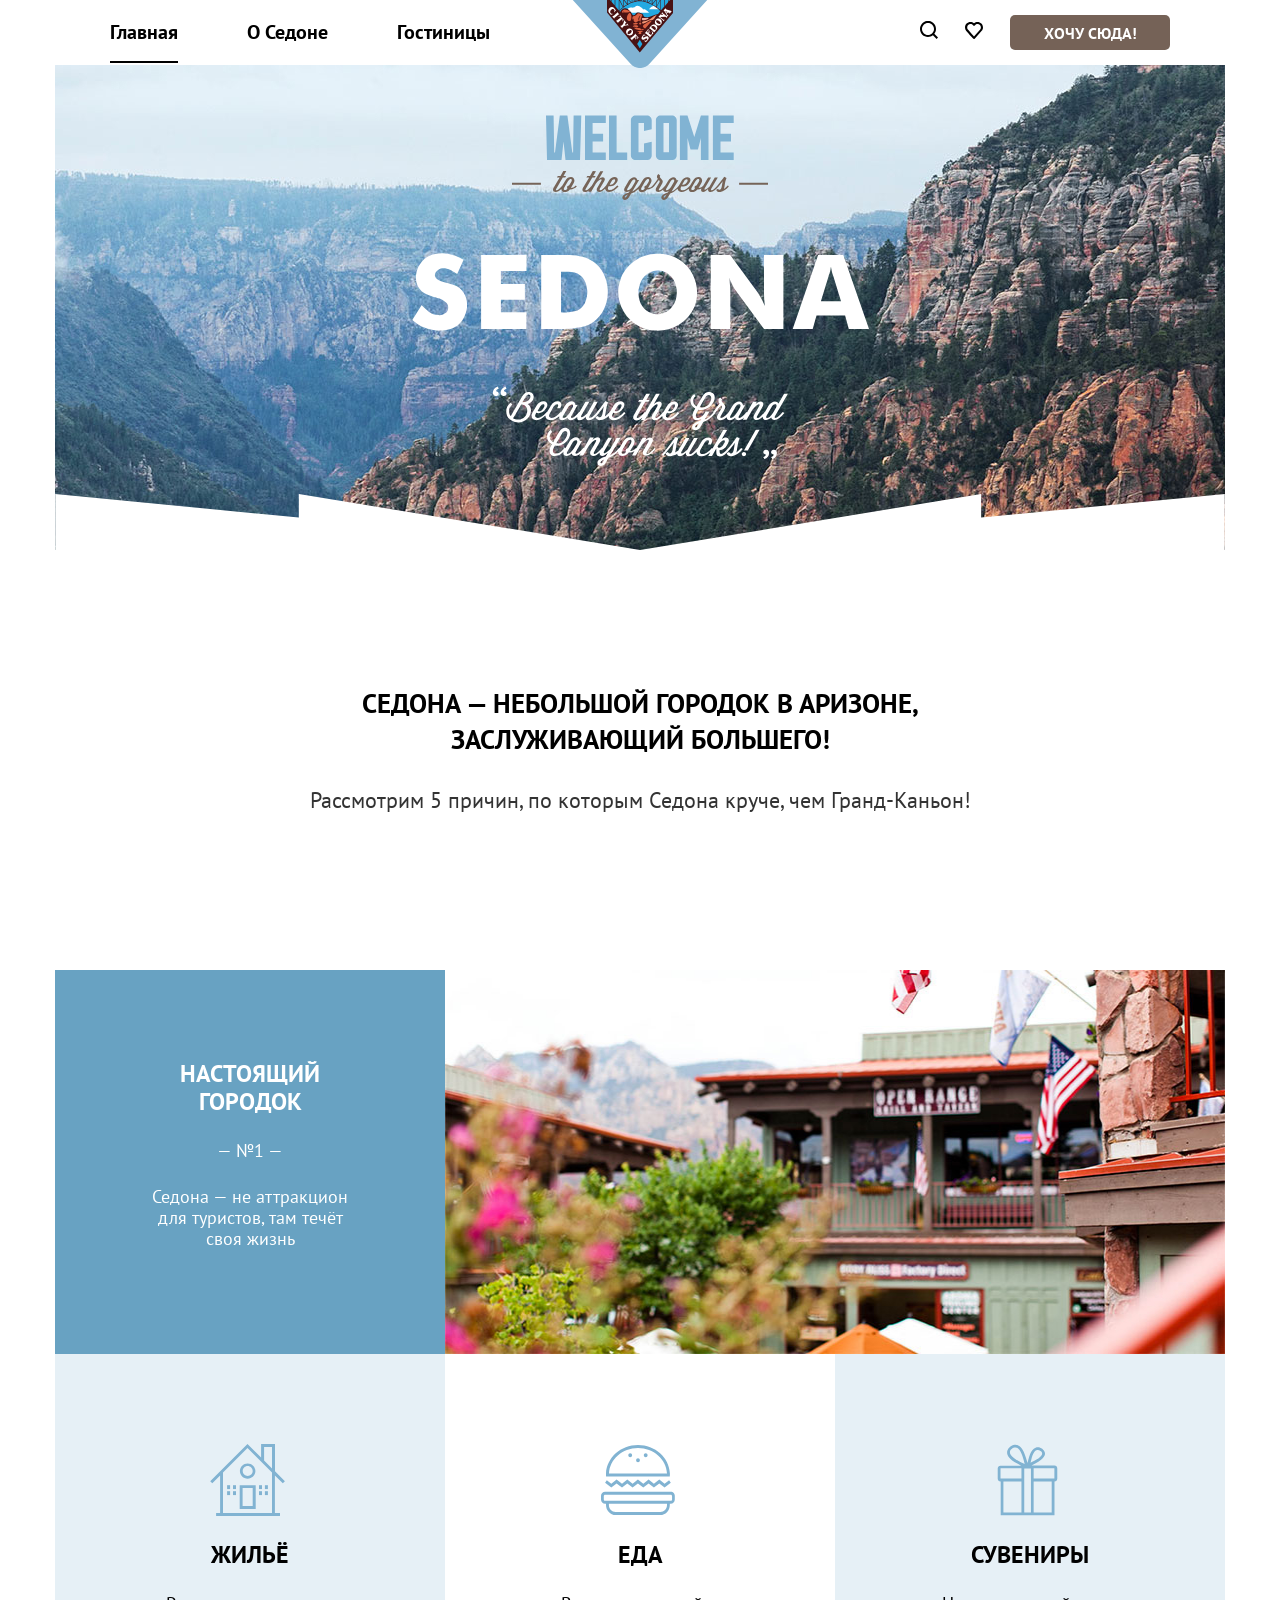
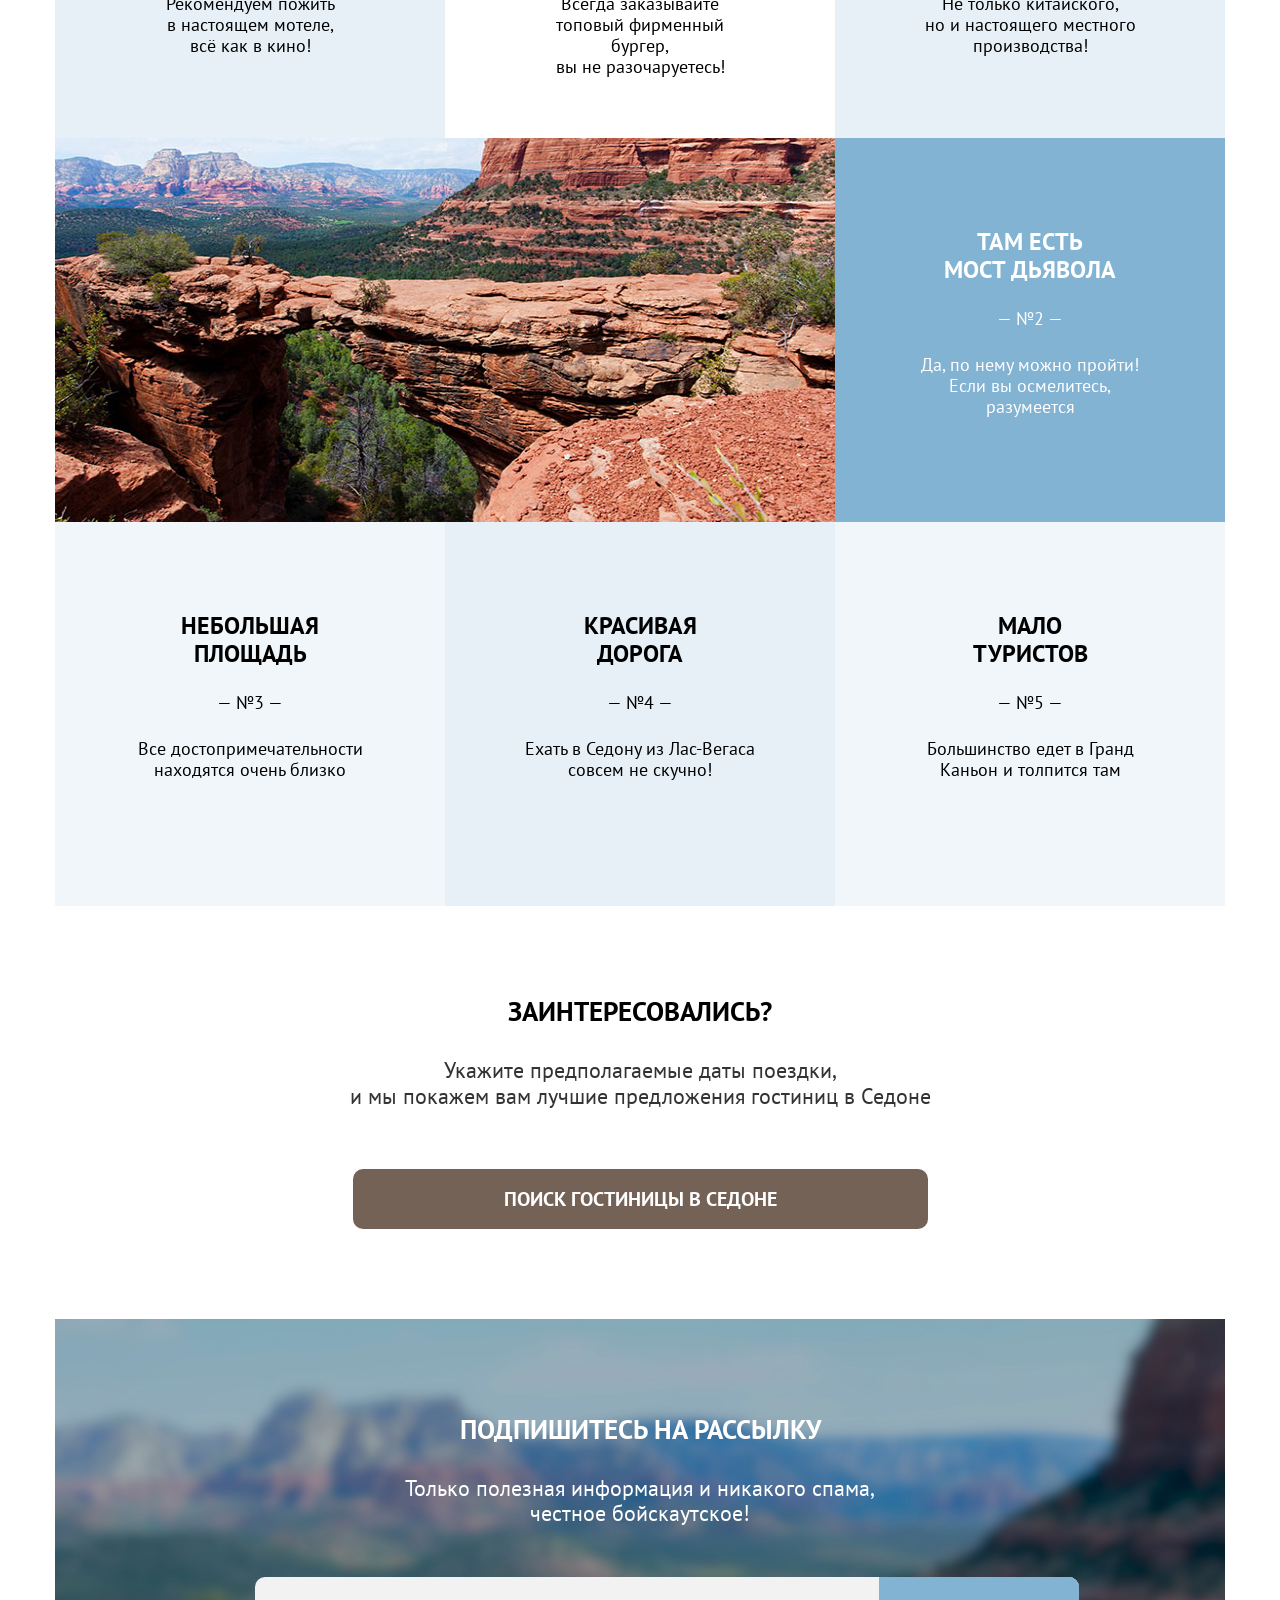
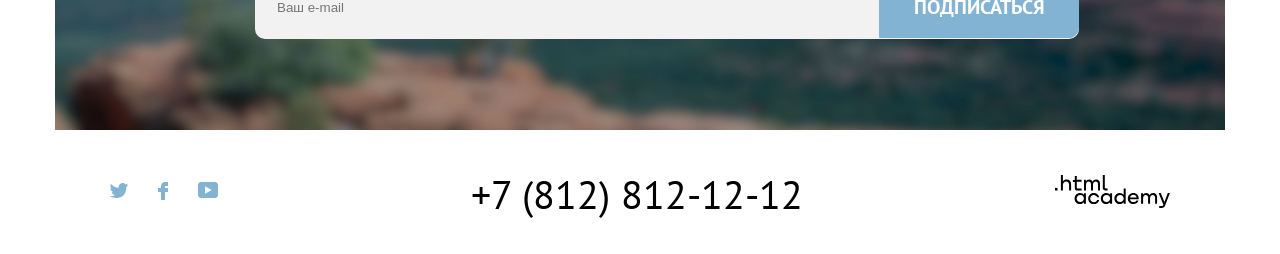
<file: index.html>
<!DOCTYPE html>
<html lang="en">
<head>
    <meta charset="UTF-8">
    <meta name="viewport" content="width=device-width, initial-scale=1.0">
    <title>Седона — небольшой городок в Аризоне, заслуживающий большего!</title>
    <link rel="stylesheet" href="./style.css">
    <link rel="preconnect" href="https://fonts.googleapis.com">
    <link rel="preconnect" href="https://fonts.gstatic.com" crossorigin>
    <link href="https://fonts.googleapis.com/css2?family=PT+Sans:ital,wght@0,400;0,700;1,400;1,700&display=swap" rel="stylesheet">
</head>
<body>
    <header class="header">
        <div class="header__container">
            <nav class="header__menu">
                <ul class="header__menu-list">
                    <li class="header__item header__menu_item-active"><a href="#">Главная</a></li>
                    <li class="header__item"><a href="#">О Седоне</a></li>
                    <li class="header__item"><a href="#">Гостиницы</a></li>
                </ul>
            </nav>
            <img src="./images/sedona.svg" alt="logo" class="header__logo">
            <nav class="header__widgets">
                <a href="#"><img src="./images/find.svg" class="header__widget" alt="find"></a>
                <a href="#"><img src="./images/like.svg" class="header__widget" alt="like"></a>
                <button id="modal-opener" class="header__btn">хочу сюда!</button>
            </nav>
        </div>
    </header>
    <div class="main__container">
        <div class="main-board">
            <img src="./images/Vectorwelcome.svg" alt="title" class="main-board__img-1">
            <img src="./images/Vectorgorgeous.svg" alt="title" class="main-board__img-2">
            <img src="./images/Vectorsedona_title.svg" alt="title" class="main-board__img-3">
            <img src="./images/dividerbg_add.svg" alt="title" class="main-board__img-4">
        </div>
        <section class="slogan-description">
            <h1 class="slogan-description__title">Седона — небольшой городок в Аризоне, заслуживающий большего!</h1>
            <p class="slogan-description__text">Рассмотрим 5 причин, по которым Седона круче, чем Гранд-Каньон!</p>
        </section>
        <div class="content content_font-color_white">
            <div class="content__inf content__inf_bg-color_c-dark">
                <h2 class="content__inf-title">Настоящий<br> городок</h2>
                <p class="content__inf-text">— №1 —</p>
                <p class="content__inf-text">Седона — не аттракцион<br>для туристов, там течёт<br>своя жизнь</p>
            </div>
            <img src="./images/town.jpg" alt="town" class="content__bg-img">
        </div>
        <div class="content content_font-color_black">
            <div class="content__inf content__inf_bg-color_secondary-c-light-02">
                <img src="./images/house.svg" alt="house" class="content__img">
                <h2 class="content__inf-title">Жильё</h2>
                <p class="content__inf-text">Рекомендуем пожить <br>в настоящем мотеле, <br>всё как в кино!</p>
            </div>
            <div class="content__inf">
                <img src="./images/burger.svg" alt="burger" class="content__img">
                <h2 class="content__inf-title">Еда</h2>
                <p class="content__inf-text">Всегда заказывайте<br>топовый фирменный бургер,<br>вы не разочаруетесь!</p>
            </div>
            <div class="content__inf content__inf_bg-color_secondary-c-light-02">
                <img src="./images/gift.svg" alt="gift" class="content__img">
                <h2 class="content__inf-title">Сувениры</h2>
                <p class="content__inf-text">Не только китайского, <br>но и настоящего местного <br>производства!</p>
            </div>
        </div>
        <div class="content content_font-color_white">
            <img src="./images/bridge.jpg" alt="bridge" class="content__bg-img">
            <div class="content__inf content__inf_bg-color_c-light">
                <h2 class="content__inf-title">Там есть<br>мост дьявола</h2>
                <p class="content__inf-text">— №2 —</p>
                <p class="content__inf-text">Да, по нему можно пройти! Если вы осмелитесь, разумеется</p>
            </div>
        </div>
        <div class="content content_font-color_black">
            <div class="content__inf content__inf_bg-color_secondary-c-light-012">
                <h2 class="content__inf-title">Небольшая<br>площадь</h2>
                <p class="content__inf-text">— №3 —</p>
                <p class="content__inf-text">Все достопримечательности<br>находятся очень близко</p>
            </div>
            <div class="content__inf content__inf_bg-color_secondary-c-light-02">
                <h2 class="content__inf-title">Красивая<br>дорога</h2>
                <p class="content__inf-text">— №4 —</p>
                <p class="content__inf-text">Ехать в Седону из Лас-Вегаса<br>совсем не скучно!</p>
            </div>
            <div class="content__inf content__inf_bg-color_secondary-c-light-012">
                <h2 class="content__inf-title">Мало<br>туристов</h2>
                <p class="content__inf-text">— №5 —</p>
                <p class="content__inf-text">Большинство едет в Гранд<br>Каньон и толпится там</p>
            </div>
        </div>
        <section class="find-hotel">
            <h2 class="find-hotel__title">Заинтересовались?</h2>
            <div class="find-hotel__text">Укажите предполагаемые даты поездки,<br>и мы покажем вам лучшие предложения гостиниц в Седоне</div>
            <button id="modal-opener" class="find-hotel__btn" id="modal-opener">ПОИСК ГОСТИНИЦЫ В седоне</button>
        </section>
        <section class="subscribe">
            <div class="subscribe__container">
                <h2 class="subscribe__container-title">Подпишитесь на рассылку</h2>
                <div class="subscribe__container-text">Только полезная информация и никакого спама,<br>честное бойскаутское!</div>
                <div class="subscribe__form">
                    <input type="text" class="subscribe__form-input" placeholder="Ваш e-mail">
                    <button type="button" class="subscribe__form-button">Подписаться</button>
                </div>
            </div>   
        </section>
    </div>

    <footer class="footer">
        <div class="footer__container">
            <div class="footer__links">
                <a href="https://twitter.com/htmlacademy_ru" class="footer__links_link"><img src="./images/social-twitter.svg" alt="twitter"></a>
                <a href="https://www.facebook.com/htmlacademy" class="footer__links_link"><img src="./images/social-facebook.svg" alt="facebook"></a>
                <a href="https://www.youtube.com/c/HTMLAcademyRUS" class="footer__links_link"><img src="./images/social-youtube.svg" alt="youtube"></a>
            </div>
            <a href="tel:+78128121212"><div class="footer__phonenumber">+7 (812) 812-12-12</div></a>
            <a href="https://htmlacademy.ru/"><img src="./images/html_academy.svg" alt="logo" class="footer__logo"></a>
        </div>
    </footer>

    <div id="modal-wrapper">
    <form class="form-booking">
        <div class="form-booking__content">
            <div class="form-booking__title">Поиск гостиницы в Седоне</div>
            <a href="#" class="form-booking__close"><img src="./images/btn_close.svg" alt="close"></a>
        </div>

        <p class="input-date__name">Дата заезда:<input type="date" name="calendar" class="input-date__input" placeholder="Укажите дату"></p>
        <p class="input-date__name">Дата выезда:<input type="date" name="calendar" class="input-date__input" placeholder="Укажите дату"></p>
        <div class="number-input">
            <label for="adult" class="input-num__name">Взрослые:</label>
            <div class="number">
                <button class="number-minus" type="button"><img src="./images/minus.svg" alt="minus"></button>
                <input type="number" min="0" value="1" readonly>
                <button class="number-plus" type="button"><img src="./images/plus.svg" alt="plus"></button>
            </div>
            <label for="adult" class="input-num__name">Дети:</label>
                <div class="tooltip">
                    <img src="./images/Ellipse.png">
                    <span class="tooltiptext">Укажите количество детей, которые будут с вами, возраст которых от 6 до 18 лет. Дети до 6 лет размещаются бесплатно.</span>
                </div>
            <div class="number">
                <button class="number-minus" type="button"><img src="./images/minus.svg" alt="minus"></button>
                <input type="number" min="0" value="1" readonly>
                <button class="number-plus" type="button"><img src="./images/plus.svg" alt="plus"></button>
            </div>
        </div>
        <button class="form-booking__btn">Найти</button>
    </form>
    </div>
    <script src="script.js"></script>
</body>
</html>
</file>
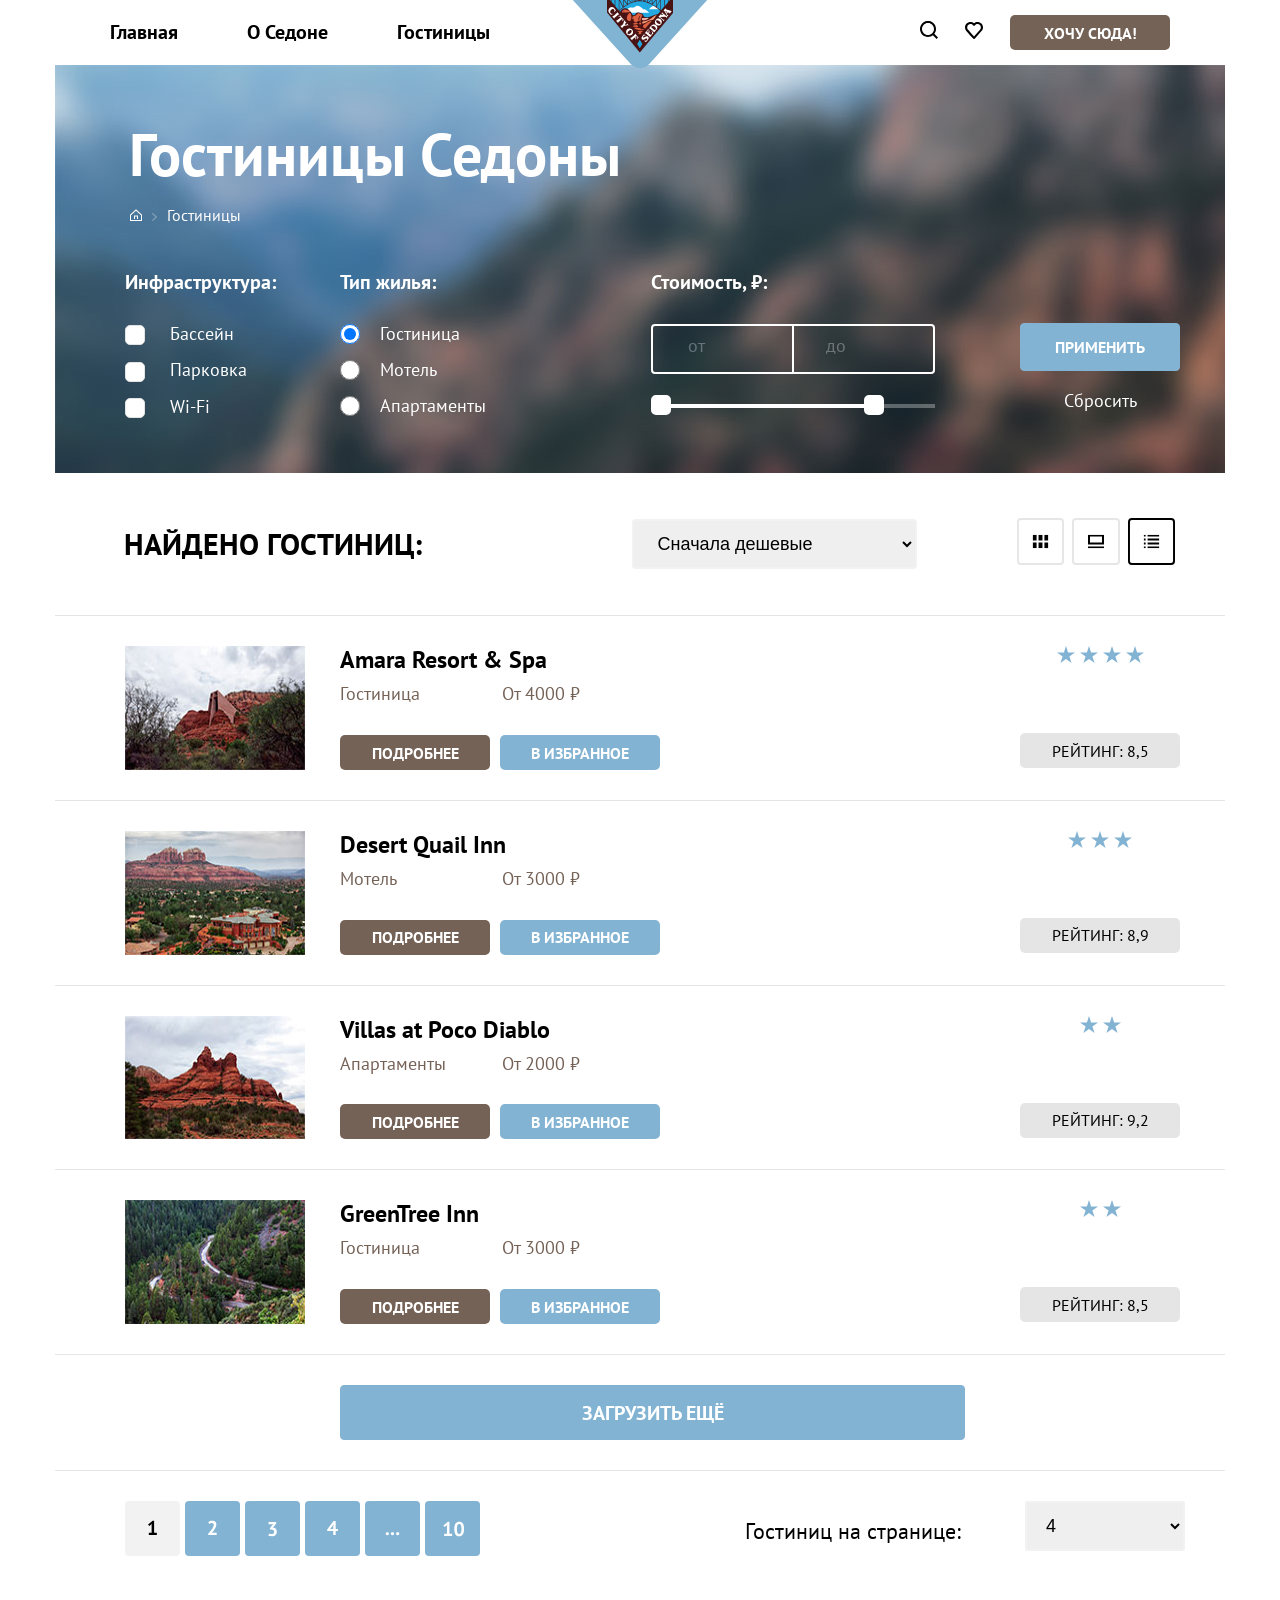
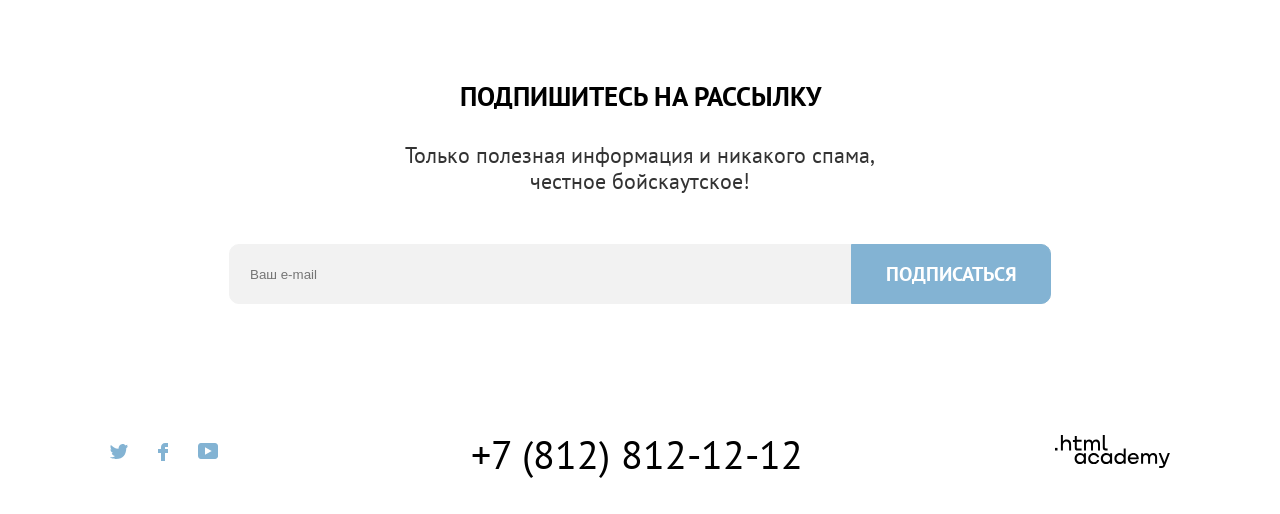
<file: hotels.html>
<!DOCTYPE html>
<html lang="en">
<head>
    <meta charset="UTF-8">
    <meta name="viewport" content="width=device-width, initial-scale=1.0">
    <title>Поиск гостиницы в Седоне</title>
    <link rel="stylesheet" href="./style.css">
    <link rel="preconnect" href="https://fonts.googleapis.com">
    <link rel="preconnect" href="https://fonts.gstatic.com" crossorigin>
    <link href="https://fonts.googleapis.com/css2?family=PT+Sans:ital,wght@0,400;0,700;1,400;1,700&display=swap" rel="stylesheet">
</head>
<body>
    <header class="header">
        <div class="header__container">
            <nav class="header__menu">
                <ul class="header__menu-list">
                    <li class="header__menu-item-active"><a href="#">Главная</a></li>
                    <li class="header__menu-item"><a href="#">О Седоне</a></li>
                    <li class="header__menu-item"><a href="#">Гостиницы</a></li>
                </ul>
            </nav>
            <img src="./images/sedona.svg" alt="logo" class="header__logo">
            <nav class="header__widgets">
                <a href="#"><img src="./images/find.svg" class="header__widget" alt="find"></a>
                <a href="#"><img src="./images/like.svg" class="header__widget" alt="like"></a>
                <button id="modal-opener" class="header__btn">хочу сюда!</button>
            </nav>
        </div>
    </header>
    <div class="main__container">
        <section class="hotels-types">
            <h1 class="hotels-types__title">Гостиницы Седоны</h1>
            <div class="hotels-types__icons-menu">
                <a href="#" class="hotels-types__icon-menu"><img src="./images/home.svg" alt="home"></a>
                <a href="#" class="hotels-types__icon-menu"><img src="./images/nav-link.svg" alt="direction"></a>
                <div class="hotels-types__icon-text">Гостиницы</div>
            </div>
            <div class="hotels-types__navigation">
                <div class="hotels-types__forms">
                    <div class="hotels-types__infrastructure">
                        <div class="hotels-types__form-title">Инфраструктура:</div>
                        <form class="hotels-types__form">
                            <label class="hotels-types__form-checkbox">
                              <input type="checkbox" name="question" checked>
                              Бассейн
                            </label>
                            <label class="hotels-types__form-checkbox">
                              <input type="checkbox" name="question">
                              Парковка
                            </label>
                            <label class="hotels-types__form-checkbox">
                                <input type="checkbox" name="question">
                                Wi-Fi
                            </label>
                        </form>
                    </div>
                    <div class="hotels-types__rent">
                        <div class="hotels-types__form-title">Тип жилья:</div>
                        <form class="hotels-types__form">
                            <label class="hotels-types__form-radio">
                              <input type="radio" name="question" checked>
                              Гостиница
                            </label>
                            <label class="hotels-types__form-radio">
                              <input type="radio" name="question">
                              Мотель
                            </label>
                            <label class="hotels-types__form-radio">
                                <input type="radio" name="question">
                                Апартаменты
                            </label>
                        </form>
                    </div>  
                    <div class="hotels-types__price">
                        <div class="hotels-types__form-title">Стоимость, ₽:</div>  
                        <div class="price-controls">
                            <label class="min-price">от <input type="text" name="min-price" value=""></label>
                            <label class="max-price">до <input type="text" name="max-price" value=""></label>
                        </div>
                        <div class="range-controls">
                            <div class="scale">
                              <div class="bar"></div>
                            </div>
                            <div class="range-toggle range-toggle-min"></div>
                            <div class="range-toggle range-toggle-max"></div>
                        </div> 
                    </div>
                    <div class="hotels-types__btns">
                        <button class="hotels-types__apply">Применить</button>
                        <a class="hotels-types__reject">Сбросить</a>
                    </div>
                </div>
            </div>
        </section>
        <section class="hotels-list">
            <div class="hotels-list__header">
                <h2 class="hotels-list__result">Найдено гостиниц:</h2>
                <form class="hotels-list__form">
                    <select name="price-level" id="price-select" class="hotels-list__form-item">
                        <option value="">-- Выберите цену --</option>
                        <option value="low-price" selected>Сначала дешевые</option>
                        <option value="high-price">Сначала дорогие</option>
                    </select>
                </form>
                <div class="hotels-list__chose-view">
                    <a href="#"><img src="/images/Rectangle1.svg" alt="view_type"></a>
                    <a href="#"><img src="/images/Rectangle2.svg" alt="view_type"></a>
                    <a href="#"><img src="/images/Rectangle3.svg" alt="view_type"></a>
                </div>
            </div>
            <div class="hotels-list__items">
                <div class="hotels-list__item">
                    <img src="/images/hotel-1.jpg" alt="hotel-1" class="hotels-list__item-img">
                    <div class="hotels-list__item-inf">
                        <div class="hotels-list__item-name">Amara Resort & Spa</div>
                        <div class="hotels-list__item-type">
                            <div class="hotels-list__item-type-hotel">Гостиница</div>
                            <div class="hotels-list__item-type-price">От 4000 ₽</div>
                        </div>
                        <div class="hotels-list__item-nav">
                            <button class="hotels-list__item-btn_warm-light">подробнее</button>
                            <button class="hotels-list__item-btn_cold-light">В избранное</button>
                        </div>
                    </div>
                    <div class="hotels-list__item-raiting">
                        <div class="hotels-list__item-raiting-stars">
                            <img src="/images/star.svg" alt="star">
                            <img src="/images/star.svg" alt="star">
                            <img src="/images/star.svg" alt="star">
                            <img src="/images/star.svg" alt="star">
                        </div>
                        <button class="hotels-list__item-raiting-btn">Рейтинг: 8,5</button>
                    </div>
                </div>
                <div class="hotels-list__item">
                    <img src="/images/hotel-2.jpg" alt="hotel-1" class="hotels-list__item-img">
                    <div class="hotels-list__item-inf">
                        <div class="hotels-list__item-name">Desert Quail Inn</div>
                        <div class="hotels-list__item-type">
                            <div class="hotels-list__item-type-hotel">Мотель</div>
                            <div class="hotels-list__item-type-price">От 3000 ₽</div>
                        </div>
                        <div class="hotels-list__item-nav">
                            <button class="hotels-list__item-btn_warm-light">подробнее</button>
                            <button class="hotels-list__item-btn_cold-light">В избранное</button>
                        </div>
                    </div>
                    <div class="hotels-list__item-raiting">
                        <div class="hotels-list__item-raiting-stars">
                            <img src="/images/star.svg" alt="star">
                            <img src="/images/star.svg" alt="star">
                            <img src="/images/star.svg" alt="star">
                        </div>
                        <button class="hotels-list__item-raiting-btn">Рейтинг: 8,9</button>
                    </div>
                </div>
                <div class="hotels-list__item">
                    <img src="/images/hotel-3.jpg" alt="hotel-1" class="hotels-list__item-img">
                    <div class="hotels-list__item-inf">
                        <div class="hotels-list__item-name">Villas at Poco Diablo</div>
                        <div class="hotels-list__item-type">
                            <div class="hotels-list__item-type-hotel">Апартаменты</div>
                            <div class="hotels-list__item-type-price">От 2000 ₽</div>
                        </div>
                        <div class="hotels-list__item-nav">
                            <button class="hotels-list__item-btn_warm-light">подробнее</button>
                            <button class="hotels-list__item-btn_cold-light">В избранное</button>
                        </div>
                    </div>
                    <div class="hotels-list__item-raiting">
                        <div class="hotels-list__item-raiting-stars">
                            <img src="/images/star.svg" alt="star">
                            <img src="/images/star.svg" alt="star">
                        </div>
                        <button class="hotels-list__item-raiting-btn">Рейтинг: 9,2</button>
                    </div>
                </div>
                <div class="hotels-list__item">
                    <img src="/images/hotel-4.jpg" alt="hotel-1" class="hotels-list__item-img">
                    <div class="hotels-list__item-inf">
                        <div class="hotels-list__item-name">GreenTree Inn</div>
                        <div class="hotels-list__item-type">
                            <div class="hotels-list__item-type-hotel">Гостиница</div>
                            <div class="hotels-list__item-type-price">От 3000 ₽</div>
                        </div>
                        <div class="hotels-list__item-nav">
                            <button class="hotels-list__item-btn_warm-light">подробнее</button>
                            <button class="hotels-list__item-btn_cold-light">В избранное</button>
                        </div>
                    </div>
                    <div class="hotels-list__item-raiting">
                        <div class="hotels-list__item-raiting-stars">
                            <img src="/images/star.svg" alt="star">
                            <img src="/images/star.svg" alt="star">
                        </div>
                        <button class="hotels-list__item-raiting-btn">Рейтинг: 8,5</button>
                    </div>
                </div>
            </div>
            <div class="hotels-list__navigation-addition">
                <button class="navigation__btn">Загрузить ещё</button>
            </div>
            <div class="hotels-list__navigation-pages">
                <div class="navigation-btns">
                    <a href="#"><img src="/images/1.svg" alt=""></a>
                    <a href="#"><img src="/images/2.svg" alt=""></a>
                    <a href="#"><img src="/images/3.svg" alt=""></a>
                    <a href="#"><img src="/images/4.svg" alt=""></a>
                    <a href="#"><img src="/images/more.svg" alt=""></a>
                    <a href="#"><img src="/images/10.svg" alt=""></a>
                </div>
                <div class="navigation-form__text">Гостиниц на странице:</div>
                <form class="navigation-form__form">
                    <select name="page-num-level" id="page" class="navigation-form__form-item">
                        <option value="4">4</option>
                        <option value="5">5</option>
                    </select>
                </form>
            </div>
        </section>
        <section class="subscribe-form">
            <h2 class="subscribe-form__title">Подпишитесь на рассылку</h2>
            <div class="subscribe-form__text">Только полезная информация и никакого спама,<br>честное бойскаутское!</div>
            <div class="subscribe-form__form">
                <input type="text" class="subscribe-form__form-input" placeholder="Ваш e-mail">
                <button type="button" class="subscribe-form__form-button">Подписаться</button>
            </div>
        </section>
    </div>

    <footer class="footer">
        <div class="footer__container">
            <div class="footer__links">
                <a href="#" class="footer__links_link"><img src="./images/social-twitter.svg" alt="twitter"></a>
                <a href="#" class="footer__links_link"><img src="./images/social-facebook.svg" alt="facebook"></a>
                <a href="#" class="footer__links_link"><img src="./images/social-youtube.svg" alt="youtube"></a>
            </div>
            <a href="tel:+78128121212"><div class="footer__phonenumber">+7 (812) 812-12-12</div></a>
            <a href="#"><img src="./images/html_academy.svg" alt="logo" class="footer__logo"></a>
        </div>
    </footer>
</body>
</html>
</file>
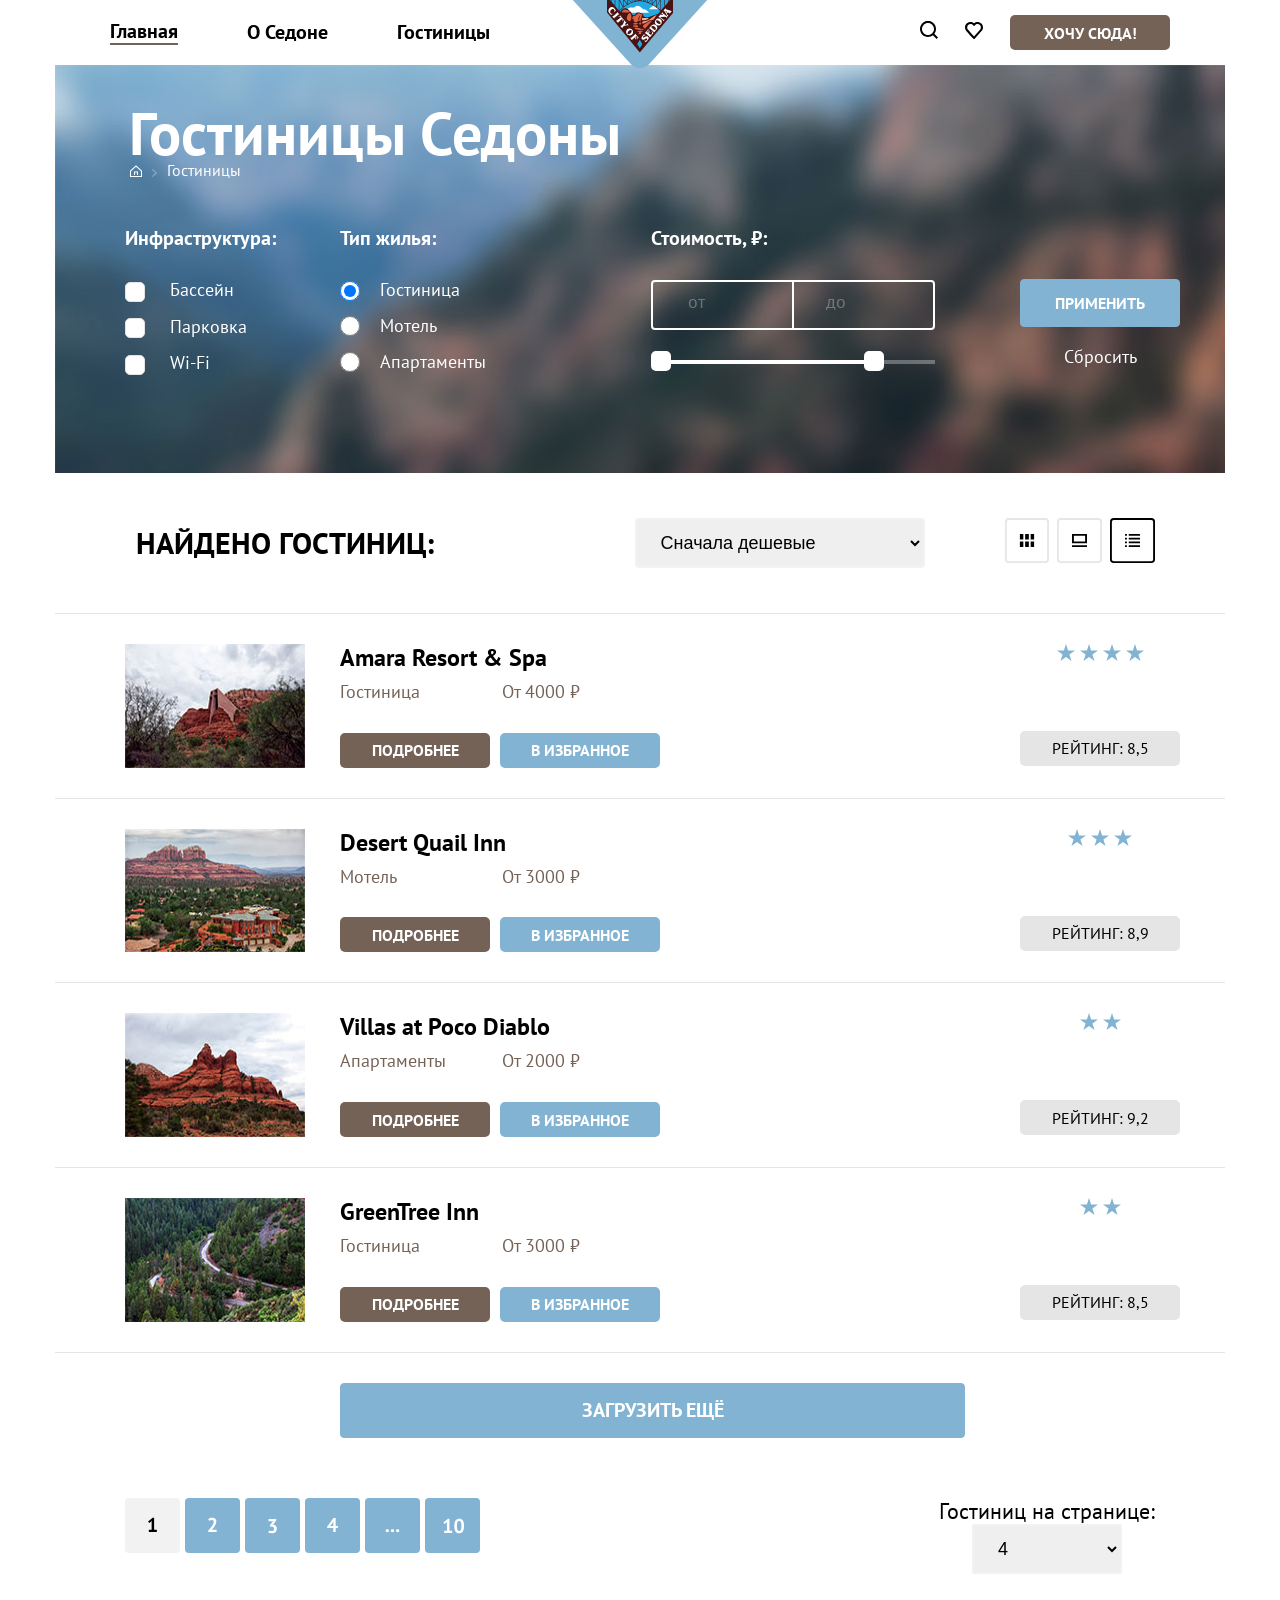
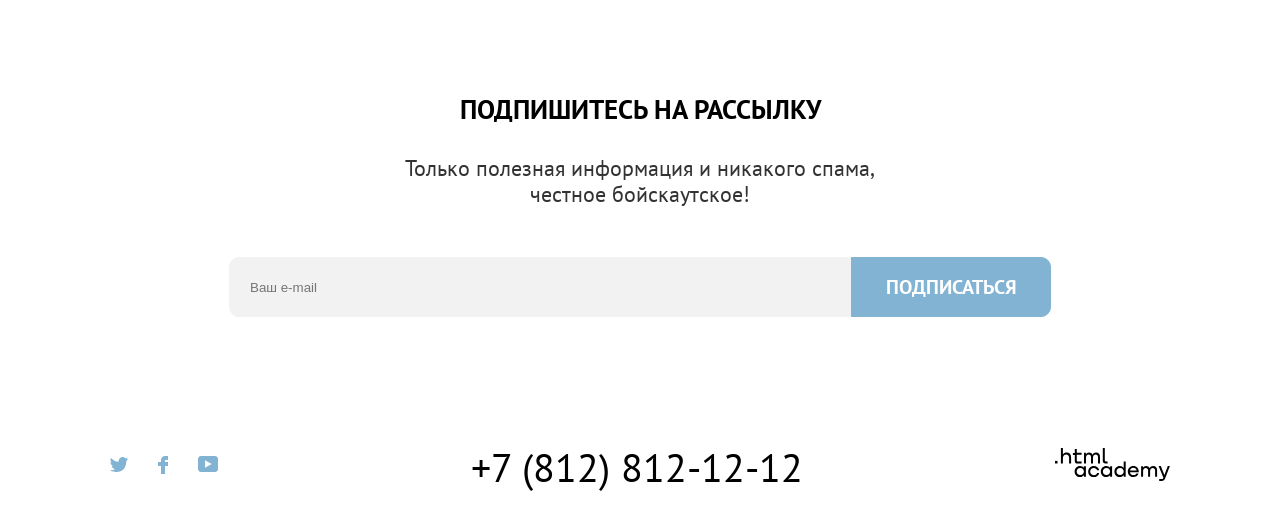
<file: index2.html>
<!DOCTYPE html>
<html lang="en">
<head>
    <meta charset="UTF-8">
    <meta name="viewport" content="width=device-width, initial-scale=1.0">
    <title>Поиск гостиницы в Седоне</title>
    <link rel="stylesheet" href="./style2.css">
    <link rel="preconnect" href="https://fonts.googleapis.com">
    <link rel="preconnect" href="https://fonts.gstatic.com" crossorigin>
    <link href="https://fonts.googleapis.com/css2?family=PT+Sans:ital,wght@0,400;0,700;1,400;1,700&display=swap" rel="stylesheet">
</head>
<body>
    <header class="header">
        <div class="header__container">
            <nav class="header__menu">
                <ul class="header__menu-list">
                    <li class="header__menu-item-active"><a href="#">Главная</a></li>
                    <li class="header__menu-item"><a href="#">О Седоне</a></li>
                    <li class="header__menu-item"><a href="#">Гостиницы</a></li>
                </ul>
            </nav>
            <img src="./images/sedona.svg" alt="logo" class="header__logo">
            <nav class="header__widgets">
                <a href="#"><img src="./images/find.svg" class="header__widget" alt="find"></a>
                <a href="#"><img src="./images/like.svg" class="header__widget" alt="like"></a>
                <button id="modal-opener" class="header__btn">хочу сюда!</button>
            </nav>
        </div>
    </header>
    <div class="main__container">
        <section class="hotels-types">
            <h1 class="hotels-types__title">Гостиницы Седоны</h1>
            <div class="hotels-types__icons-menu">
                <a href="#" class="hotels-types__icon-menu"><img src="./images/home.svg" alt="home"></a>
                <a href="#" class="hotels-types__icon-menu"><img src="./images/nav-link.svg" alt="direction"></a>
                <div class="hotels-types__icon-text">Гостиницы</div>
            </div>
            <div class="hotels-types__navigation">
                <div class="hotels-types__forms">
                    <div class="hotels-types__infrastructure">
                        <div class="hotels-types__form-title">Инфраструктура:</div>
                        <form class="hotels-types__form">
                            <label class="hotels-types__form-checkbox">
                              <input type="checkbox" name="question" checked>
                              Бассейн
                            </label>
                            <label class="hotels-types__form-checkbox">
                              <input type="checkbox" name="question">
                              Парковка
                            </label>
                            <label class="hotels-types__form-checkbox">
                                <input type="checkbox" name="question">
                                Wi-Fi
                            </label>
                        </form>
                    </div>
                    <div class="hotels-types__rent">
                        <div class="hotels-types__form-title">Тип жилья:</div>
                        <form class="hotels-types__form">
                            <label class="hotels-types__form-radio">
                              <input type="radio" name="question" checked>
                              Гостиница
                            </label>
                            <label class="hotels-types__form-radio">
                              <input type="radio" name="question">
                              Мотель
                            </label>
                            <label class="hotels-types__form-radio">
                                <input type="radio" name="question">
                                Апартаменты
                            </label>
                        </form>
                    </div>  
                    <div class="hotels-types__price">
                        <div class="hotels-types__form-title">Стоимость, ₽:</div>  
                        <div class="price-controls">
                            <label class="min-price">от <input type="text" name="min-price" value=""></label>
                            <label class="max-price">до <input type="text" name="max-price" value=""></label>
                        </div>
                        <div class="range-controls">
                            <div class="scale">
                              <div class="bar"></div>
                            </div>
                            <div class="range-toggle range-toggle-min"></div>
                            <div class="range-toggle range-toggle-max"></div>
                        </div> 
                    </div>
                    <div class="hotels-types__btns">
                        <button class="hotels-types__apply">Применить</button>
                        <a class="hotels-types__reject">Сбросить</a>
                    </div>
                </div>
            </div>
        </section>
        <section class="hotels-list">
            <div class="hotels-list__header">
                <h2 class="hotels-list__result">Найдено гостиниц:</h2>
                <form class="hotels-list__form">
                    <select name="price-level" id="price-select" class="hotels-list__form-item">
                        <option value="low-price">Сначала дешевые</option>
                        <option value="high-price">Сначала дорогие</option>
                    </select>
                </form>
                <div class="hotels-list__chose-view">
                    <a href="#"><img src="/images/Rectangle1.svg" alt="view_type"></a>
                    <a href="#"><img src="/images/Rectangle2.svg" alt="view_type"></a>
                    <a href="#"><img src="/images/Rectangle3.svg" alt="view_type"></a>
                </div>
            </div>
            <div class="hotels-list__items">
                <div class="hotels-list__item">
                    <img src="/images/hotel-1.jpg" alt="hotel-1" class="hotels-list__item-img">
                    <div class="hotels-list__item-inf">
                        <div class="hotels-list__item-name">Amara Resort & Spa</div>
                        <div class="hotels-list__item-type">
                            <div class="hotels-list__item-type-hotel">Гостиница</div>
                            <div class="hotels-list__item-type-price">От 4000 ₽</div>
                        </div>
                        <div class="hotels-list__item-nav">
                            <button class="hotels-list__item-btn_warm-light">подробнее</button>
                            <button class="hotels-list__item-btn_cold-light">В избранное</button>
                        </div>
                    </div>
                    <div class="hotels-list__item-raiting">
                        <div class="hotels-list__item-raiting-stars">
                            <img src="/images/star.svg" alt="star">
                            <img src="/images/star.svg" alt="star">
                            <img src="/images/star.svg" alt="star">
                            <img src="/images/star.svg" alt="star">
                        </div>
                        <button class="hotels-list__item-raiting-btn">Рейтинг: 8,5</button>
                    </div>
                </div>
                <div class="hotels-list__item">
                    <img src="/images/hotel-2.jpg" alt="hotel-1" class="hotels-list__item-img">
                    <div class="hotels-list__item-inf">
                        <div class="hotels-list__item-name">Desert Quail Inn</div>
                        <div class="hotels-list__item-type">
                            <div class="hotels-list__item-type-hotel">Мотель</div>
                            <div class="hotels-list__item-type-price">От 3000 ₽</div>
                        </div>
                        <div class="hotels-list__item-nav">
                            <button class="hotels-list__item-btn_warm-light">подробнее</button>
                            <button class="hotels-list__item-btn_cold-light">В избранное</button>
                        </div>
                    </div>
                    <div class="hotels-list__item-raiting">
                        <div class="hotels-list__item-raiting-stars">
                            <img src="/images/star.svg" alt="star">
                            <img src="/images/star.svg" alt="star">
                            <img src="/images/star.svg" alt="star">
                        </div>
                        <button class="hotels-list__item-raiting-btn">Рейтинг: 8,9</button>
                    </div>
                </div>
                <div class="hotels-list__item">
                    <img src="/images/hotel-3.jpg" alt="hotel-1" class="hotels-list__item-img">
                    <div class="hotels-list__item-inf">
                        <div class="hotels-list__item-name">Villas at Poco Diablo</div>
                        <div class="hotels-list__item-type">
                            <div class="hotels-list__item-type-hotel">Апартаменты</div>
                            <div class="hotels-list__item-type-price">От 2000 ₽</div>
                        </div>
                        <div class="hotels-list__item-nav">
                            <button class="hotels-list__item-btn_warm-light">подробнее</button>
                            <button class="hotels-list__item-btn_cold-light">В избранное</button>
                        </div>
                    </div>
                    <div class="hotels-list__item-raiting">
                        <div class="hotels-list__item-raiting-stars">
                            <img src="/images/star.svg" alt="star">
                            <img src="/images/star.svg" alt="star">
                        </div>
                        <button class="hotels-list__item-raiting-btn">Рейтинг: 9,2</button>
                    </div>
                </div>
                <div class="hotels-list__item">
                    <img src="/images/hotel-4.jpg" alt="hotel-1" class="hotels-list__item-img">
                    <div class="hotels-list__item-inf">
                        <div class="hotels-list__item-name">GreenTree Inn</div>
                        <div class="hotels-list__item-type">
                            <div class="hotels-list__item-type-hotel">Гостиница</div>
                            <div class="hotels-list__item-type-price">От 3000 ₽</div>
                        </div>
                        <div class="hotels-list__item-nav">
                            <button class="hotels-list__item-btn_warm-light">подробнее</button>
                            <button class="hotels-list__item-btn_cold-light">В избранное</button>
                        </div>
                    </div>
                    <div class="hotels-list__item-raiting">
                        <div class="hotels-list__item-raiting-stars">
                            <img src="/images/star.svg" alt="star">
                            <img src="/images/star.svg" alt="star">
                        </div>
                        <button class="hotels-list__item-raiting-btn">Рейтинг: 8,5</button>
                    </div>
                </div>
            </div>
            <div class="hotels-list__navigation-addition">
                <button class="navigation__btn">Загрузить ещё</button>
            </div>
            <div class="hotels-list__navigation-pages">
                <div class="navigation-btns">
                    <a href="#"><img src="/images/1.svg" alt=""></a>
                    <a href="#"><img src="/images/2.svg" alt=""></a>
                    <a href="#"><img src="/images/3.svg" alt=""></a>
                    <a href="#"><img src="/images/4.svg" alt=""></a>
                    <a href="#"><img src="/images/more.svg" alt=""></a>
                    <a href="#"><img src="/images/10.svg" alt=""></a>
                </div>
                <div class="navigation-form">
                    <div class="navigation-form__text">Гостиниц на странице:</div>
                    <form class="navigation-form__form">
                        <select name="page-num-level" id="page" class="navigation-form__form-item">
                            <option value="4">4</option>
                            <option value="5">5</option>
                        </select>
                    </form>
                </div>
            </div>
        </section>
        <section class="subscribe-form">
            <h2 class="subscribe-form__title">Подпишитесь на рассылку</h2>
            <div class="subscribe-form__text">Только полезная информация и никакого спама,<br>честное бойскаутское!</div>
            <div class="subscribe-form__form">
                <input type="text" class="subscribe-form__form-input" placeholder="Ваш e-mail">
                <button type="button" class="subscribe-form__form-button">Подписаться</button>
            </div>
        </section>
    </div>

    <footer class="footer">
        <div class="footer__container">
            <div class="footer__links">
                <a href="#" class="footer__links_link"><img src="./images/social-twitter.svg" alt="twitter"></a>
                <a href="#" class="footer__links_link"><img src="./images/social-facebook.svg" alt="facebook"></a>
                <a href="#" class="footer__links_link"><img src="./images/social-youtube.svg" alt="youtube"></a>
            </div>
            <a href="tel:+78128121212"><div class="footer__phonenumber">+7 (812) 812-12-12</div></a>
            <a href="#"><img src="./images/html_academy.svg" alt="logo" class="footer__logo"></a>
        </div>
    </footer>
</body>
</html>
</file>
<file: style.css>
*, ::before, ::after {
    margin: 0;
    padding: 0;
}

body {
    font-family: "PT Sans", sans-serif;
    font-size: 18px;
    text-align: center;
    font-weight: 400;
    line-height: 1.16;
    background-color: #FFFFFF;
    color: black;
    width: 100%;
    height: 100%;
}

a {
    color: black;
    text-decoration: none;  
}

h1 {
    text-transform: uppercase;
    line-height: 1.33;
}

ul {
    list-style: none;
    margin: 0;
    padding: 0;
}

p {
    margin: 0;
}

img {
    max-width: 100%;
}

div[class*=_container] {
    margin: 0 auto;
    overflow: hidden;
    box-sizing: border-box;
    background-size: cover;
    max-width: 1200px;
}

button {
    display: flex;
    align-items:center;
    justify-content:center;

    font-family: "PT Sans", sans-serif;
    font-weight: 700;
    font-size: 20px;
    text-transform: uppercase;
    background: #756257;
    color:#FFFFFF;

    transition: opacity 0.3s;
}

div[class*=_text] {
    font-size: 22px;
    line-height: 26px;
}

.header__container, .main__container, .footer__container {
    margin: 0 auto;
    padding: 0 15px;
    overflow: hidden;
    max-width: 1200;
    box-sizing: border-box;
    background-size: cover;
}

body {
    height: 100%;
}
body {
    display: flex;
    flex-direction: column;
}

.header, .main__container {
    flex: 1 0 auto;
}
.footer {
    flex: 0 0 auto;
}
/* Header */

.header .header__container {
    display: flex;
    justify-content: space-between;
    font-size: 20px;
    align-items:center;
    padding: 0px 70px;
    font-weight: 700;
}

.header__menu-list {
    display: flex;
    justify-content: space-between;
    align-items:center;
    width: 380px;
    height: 65px;
}

.header__menu_item-active {
    text-decoration: underline;
    color: #756257;
    text-underline-offset: 22px;
    text-decoration-thickness: 2px;
}

.header__item:focus {
    border: 3px solid #83B3D3;
    border-radius: 10px;
}

.header__item {
    color: black;
}

.header__item:hover {
    color: #756257;
}

.header__item:active {
    opacity: 0.2;
}

.header__btn {
    width: 160px;
    height: 35px;
    font-size: 16px;
    border-radius: 5px;
    border: none;
}

.header__btn:hover {
    background: #615048;
}

.header__btn:active {
    opacity: 0.2;
}

.header__btn:focus {
    border: 3px solid #83B3D3;
    border-radius: 4px;
}

.header__widgets {
    display: flex;
    justify-content: space-between;
    align-items:center;
    width: 250px;
}

.header__widget:focus {
    border: 3px solid #83B3D3;
    border-radius: 10px;
}

.header__logo {
    position: absolute;
    z-index: 2;
    margin: 0 auto;
    right: 0;
    left: 0;
}

/* main-title */

.main-board{
    position:relative;
    background-image: url("./images/background.jpg");
    background-repeat: no-repeat;
    height: 485px;
    margin: 0 auto;

    display: flex;
    justify-content:center;
    flex-wrap: wrap;
    align-items: center;
    flex-direction: column;
}

.main-board__img-1 {
    margin-top: 50px;
}
.main-board__img-2 {
    margin-top: 10px;
    margin-bottom: 53px;
}

.main-board__img-3 {
    margin-bottom: 28px;
}

.main-board__img-4 {
    position: relative;
    width: 1200px;
}

/* slogan-description */

.slogan-description{
    min-height: 280px;
    display: flex;
    justify-content: center;
    flex-direction: column;
    padding: 60px 250px 80px 250px;
}

.slogan-description__title {
    margin-bottom: 30px;
}

.slogan-description__text{
    font-size: 22px;
    color: #333333;
}

/* Content */
.content {
    height: 384px;
    display: flex;
    flex-direction: row;
    color:#FFFFFF;
}

.content__inf {
    width: 400px;
    height: 384px;
    box-sizing:border-box;
    gap: 25px;

    display: flex;
    flex-direction: column;

    padding: 90px 80px 80px 80px;
}

.content__inf-title {
    text-transform:uppercase;
    margin: 0;
    font-size: 24px;
    line-height: 1.17;
}

.content_font-color_black{
    color: black;
}

.content__inf_bg-color_c-dark {
    background-color: #68A2C2;
}

.content__inf_bg-color_c-light {
    background-color: #83B3D3;
}

.content__inf_bg-color_secondary-c-light-012 {
    background-color: rgba(130, 179, 211, 0.12);
}

.content__inf_bg-color_secondary-c-light-02 {
    background-color: rgba(130, 179, 211, 0.2);
}

.content__img {
    width: 75px;
    height: 72px;
    padding-left: 75px;
}

.content__bg-img {
    width: 780px;
}

/* find-hotel */

.find-hotel {
    padding: 90px 240px;

    display: flex;
    flex-direction: column;
    align-items: center;
}

.find-hotel__btn {
    margin-top: 60px;
    width: 575px;
    height: 60px;
    border-radius: 10px;
    border: none;
}

.find-hotel__btn:focus {
    border: 3px solid #83B3D3;
    border-radius: 10px;
}

.find-hotel__btn:hover {
    background: #615048;
    transition: 2s;
}

.find-hotel__btn:active {
    opacity: 0.2;
}

.find-hotel__title {
    margin-bottom: 30px;
    text-transform: uppercase;
}

.find-hotel__text {
    color: #333333;
}
 /*Subscribe-form */

.subscribe{
    background-image: url("./images/bg_2.jpg");
    background-repeat: no-repeat;
    color:#FFFFFF;
}

.subscribe__container {
    padding: 95px 200px 95px 200px;
}

.subscribe__container-title {
    margin-bottom: 30px;
    text-transform: uppercase;
}

.subscribe__container-text {
    font-size: 22px;
}

.subscribe__form{
    margin-top: 50px;
    position: relative;
    display: inline-block;
}
  
.subscribe__form-input{
    width: 800px;
    height: 58px;
    border-radius: 10px;
    border: 2px solid #f2f2f2;
    background-color: #f2f2f2;
    padding-left: 20px;
}

.subscribe__form-input:focus {
    border: 3px solid #83B3D3;
    background-color: #e5e5e5;
}

.subscribe__form-input:hover {
    border: 1px solid #e5e5e5;
    background-color: #e5e5e5;
    transition: 2s;
}

.subscribe__form-input:active {
    border: 2px solid black;
    background-color: #ffffff;
}

.subscribe__form-button{
    width: 200px;
    height: 61px;
    border-top-right-radius: 10px;
    border-bottom-right-radius: 10px;
    border-top-left-radius: 0;
    border-bottom-left-radius: 0;
    position: absolute;
    top: 0;
    right: 0;
    cursor: pointer;
    border: 1px solid #83B3D3;
    background-color: #83B3D3;
    font-family: "PT Sans", sans-serif;
    font-size: 20px;
    line-height: 26px;
    font-weight: 700;
    text-transform: uppercase;
    color: #FFFFFF;
}

.subscribe__form-button:hover {
    border: 1px solid #68A2C2;
    background-color: #68A2C2;
    transition: 2s;
}

.subscribe__form-button:focus {
    border: 3px solid #756275;
    background-color: #68A2C2;
}

.subscribe__form-button:active {
    opacity: 0.2;
}

/* Footer */

.footer .footer__container {
    display: flex;
    justify-content: space-between;
    padding: 40px 70px;
    align-items: center;
}

.footer__phonenumber {
    font-size: 40px;
    line-height: 1.0;
}

.footer__links {
    display: flex;
    flex-direction: row;
    gap: 30px;
}

/* Form */
.form-booking {
    position: absolute;
    left: 50%;
    top: 50%;
    transform: translate(-50%, -50%);

    background-color: #FFFFFF;
    width: 720px;
    height: 560px;

    box-sizing: border-box;
    padding: 60px 70px 70px 70px;
    border-radius: 30px;

    display: flex;
    flex-direction: column;
    align-items: start;

    font-size: 18px;
    font-weight: 700;
}

.input-date__name {
    margin-top: 40px;
}

.input-date__input {
    width: 410px;
    height: 50px;
    background-color: #F2F2F2;
    border: none;
    padding: 0 20px;
    margin-left: 20px;
}

.form-booking__title-and-btn {
    display: flex;
    justify-content: space-between;
    align-items: center;
}

.form-booking__title {
    font-size: 30px;
    text-transform: uppercase;
    font-weight: 700;
    line-height: 1.33;
    margin-right: 100px;
}

.form_booking p {
    font-size: 18px;
}

.form-booking__btn {
    width: 575px;
    height: 60px;
    border-radius: 10px;
    border: none;
    background-color: #83B3D3;
}

.input-num__input{
    width: 130px;
    height: 50px;
    background-color: #F2F2F2;
    border: none;
    padding: 0 19px;
    margin-left: 40px;
}

.input-num__input_1 {
    margin-right: 20px;
}

.number-input {
    margin-top: 40px;
    margin-bottom: 40px;
    display: flex;
    flex-direction: row;
    align-items: center;
    gap: 40px;
}

.number {
	display: inline-block;
	position: relative;
	width: 130px;
    height: 50px;
}
.number input[type="number"] {
	display: block;
	height: 50px;
	line-height: 2.22;
    font-size: 18px;
	width: 100%;
	padding: 0;
	margin: 0;
	box-sizing: border-box;
	text-align: center;
	-moz-appearance: textfield;
	-webkit-appearance: textfield;
	appearance: textfield;
    background-color: #F2F2F2;
    border-radius: 5px;
    border: none;
}
.number input[type="number"]::-webkit-outer-spin-button,
.number input[type="number"]::-webkit-inner-spin-button {
	display: none;
}
.number-minus {
	position: absolute;
	top: 1px;
	left: 1px;
	bottom: 10px;
	width: 40px;
	padding: 0;
	display: block;
	border: none;
    background-color: #F2F2F2;
}
.number-plus {
	position: absolute;
	top: 1px;
	right: 1px;
	bottom: 1px;
	width: 40px;
	padding: 0;
	display: block;
	text-align: center;
	border: none;
    background-color: #F2F2F2;
}

/*Hotels-types */

.hotels-types {
    position:relative;
    background-image: url("./images/catalog-background.jpg");
    background-repeat: no-repeat;
    height: 408px;
    margin: 0 auto;
    color: #ffffff;
}

.hotels-types__title {
    font-style: bold;
    font-size: 60px;
    text-transform:none;
    padding: 50px 600px 0px 70px;
}

.hotels-types__icons-menu {
    display: flex;
    flex-direction: row;
    align-items: baseline;
    gap: 10px;
    padding: 10px 0px 0px 75px;
}

.hotels-types__icon-text {
    font-size: 16px;
}

.hotels-types__forms {
    display: flex;
    flex-direction: row;
    gap: 65px;
    padding-top: 45px;
}

.hotels-types__infrastructure {
    width: 150px;
    margin-left: 70px;
}

.hotels-types__form-title {
    display: flex;
    flex-direction: column;
    font-size: 20px;
    font-weight:700;
    margin-bottom: 30px;
    align-items: start;
}

.hotels-types__form {
    display: flex;
    flex-direction: column;
    align-items: start;
    gap: 15px;
}

.hotels-types__form-checkbox input[type="checkbox"] {
    display: none;
}

.hotels-types__form-checkbox::before {
    content: " ";
    color: #000;
    display: inline-block;
    margin-right: 10px;
    position: relative;
    text-align: center;
    text-indent: 0px;
    width: 18px;
    height: 18px;
    background: #FFF;
    border: 1px solid #e3e3e3;
    border-image: initial;
    vertical-align: middle;
    border-radius: 5px;
    margin-right: 20px;
}

.hotels-types__form-checkbox::before:checked  {
    content: "✔";
}
     
.hotels-types__form-checkbox::before:disabled{
    background: #eee;
    color: #aaa;
}

.hotels-types__form-radio input[type="radio"] {
    width: 20px;
    height: 20px;
    margin-right: 20px;
}

.hotels-types__form-radio {
    display: flex;
    align-items: center;
}

.hotels-types__price {
    margin-left: 100px;
}

/*-------------------------------*/

.price-controls {
    position: relative;
    
    height: 46px;
    margin-bottom: 30px;
  
    font-size: 0;
  
    border: 2px solid #ffffff;
    border-radius: 4px;
  }
  
.price-controls::after {
    content: "";
    position: absolute;
    top: 50%;
    left: 50%;
  
    width: 2px;
    height: 46px;
  
    background: #ffffff;
    transform: translate(-50%, -50%);
}
  
.price-controls label {
    display: inline-block;
    font-size: 18px;
    cursor: pointer;
    margin: 10px;
    opacity: 30%;
    width: 120px;
}
  
.price-controls input {
    width: 50px;
    margin: 0;
  
    color: inherit;
    font: inherit;
  
    background: none;
    border: none;
    outline: none;
}
  
.range-controls {
    position: relative;
    margin-bottom: 30px;
}
  
.range-controls .scale {
    height: 4px;
    background: rgba(255, 255, 255, 0.3);
}
  
.range-controls .bar {
    width: 75%;
    height: 4px;
  
    background: #ffffff;
}
  
.range-toggle {
    position: absolute;
    top: -9px;
  
    width: 4px;
    height: 4px;
  
    background: #ffffff;
    border: 8px solid #ffffff;
    border-radius: 5px;
    cursor: pointer;
}
  
.range-toggle:hover {
    background: #1c4f80;
}
  
.range-toggle-min {
    left: 0;
}
  
.range-toggle-max {
    left: 75%;
}
/*----------------------------*/

.hotels-types__btns {
    margin-left: 20px;
}

.hotels-types__apply {
    margin-top: 52px;
    margin-bottom: 20px;
    width: 160px;
    height: 48px;
    background-color: #83B3D3;
    border-radius: 4px;
    text-transform: uppercase;
    font-size: 16px;
    border: 1px solid #83B3D3;
}

.hotels-types__reject {
    color: #ffffff;
}

/*hotels-list*/

.hotels-list__header {
    display: flex;
    flex-direction: row;
    align-items: center;
    padding: 45px 50px;
}

.hotels-list__result {
    font-size: 30px;
    text-transform: uppercase;
    width: 340px;
}

.hotels-list__form-item {
    width: 285px;
    height: 50px;
    border: 2px solid #f2f2f2;
    border-radius: 4px;
    padding: 10px 20px;
    font-size: 18px;

}

.hotels-list__form {
    margin-left: 190px;

}

.hotels-list__chose-view {
    margin-left: 100px;
    display: flex;
    flex-direction: row;
    align-items:center;
    justify-content: center;
    gap: 8px;
}


/*hotels-list__item*/
.hotels-list__item {
    padding: 30px 70px;
    border-top: 1px solid #e5e5e5;


    display: flex;
    flex-direction: row;
}

.hotels-list__item-inf {
    margin-left: 35px;
    display: flex;
    flex-direction: column;
    align-items: start;
}

.hotels-list__item-nav {
    display: flex;
    flex-direction: row;
    gap: 10px;
    margin-top: 30px;
}

.hotels-list__item-name {
    font-size: 24px;
    font-weight: 700;
    margin-bottom: 10px;
}

.hotels-list__item-type {
    display: flex;
    flex-direction: row;
    width: 240px;
    justify-content: space-between;
    color: #756257;
    font-weight: 500;
}

.hotels-list__item-btn_warm-light {
    width: 150px;
    height: 35px;
    font-size: 16px;
    border-radius: 5px;
    border: none;
}

.hotels-list__item-btn_cold-light {
    width: 160px;
    height: 35px;
    font-size: 16px;
    border-radius: 5px;
    border: none;
    background: #83B3D3;
}

.hotels-list__item-raiting-btn {
    width: 160px;
    height: 35px;
    font-size: 16px;
    border-radius: 5px;
    border: none;
    background: #e5e5e5;
    font-weight: normal;
    color: #000;

    margin-top: 65px;
}

.hotels-list__item-raiting {
    margin-left: 360px;
    background-color: #fff;
}

/*******************************/

.hotels-list__navigation-addition {
    padding: 30px 285px;
    border-top: 1px solid #e5e5e5;
    border-bottom: 1px solid #e5e5e5;
}

.hotels-list__navigation-pages {
    display: flex;
    flex-direction: row;
    justify-content: space-between;
    padding: 30px 40px 30px 70px;
}

.navigation__btn {
    width: 625px;
    height: 55px;
    background-color: #83B3D3;
    border: 1px solid #83B3D3;
    border-radius: 4px;
}

/************************************/

.navigation-form__text {
    margin-left: 250px;
    display: flex;
    align-items: center;
}

.navigation-form__form-item {
    width: 160px;
    height: 50px;
    border: 2px solid #f2f2f2;
    border-radius: 2px;
    padding: 10px 15px;
    font-size: 18px;
    margin-left: 50px;
}

/*Subscribe-form */

.subscribe-form {
    padding: 90px 240px;

    display: flex;
    flex-direction: column;
    align-items: center;
}

.subscribe-form__title {
    margin-bottom: 30px;
    text-transform: uppercase;
}

.subscribe-form__text {
    color: #333333;
}

.subscribe-form__form{
    margin-top: 50px;
    position: relative;
    display: inline-block;
}
  
.subscribe-form__form-input{
    width: 800px;
    height: 58px;
    border-radius: 10px;
    border: 1px solid  #f2f2f2;
    padding-left: 20px;
    background-color: #f2f2f2;
}
  
.subscribe-form__form-button{
    width: 200px;
    height: 60px;
    border-top-right-radius: 10px;
    border-bottom-right-radius: 10px;
    border-top-left-radius: 0;
    border-bottom-left-radius: 0;
    position: absolute;
    top: 0;
    right: 0;
    cursor: pointer;
    border: 1px solid #83B3D3;
    background-color: #83B3D3;
    font-family: "PT Sans", sans-serif;
    font-size: 20px;
    line-height: 26px;
    font-weight: 700;
    text-transform: uppercase;
    color: #FFFFFF;
}

/* Footer */

.footer .footer__container {
    display: flex;
    justify-content: space-between;
    padding: 40px 70px;
    align-items: center;
}

.footer__phonenumber {
    font-size: 40px;
    line-height: 1.0;
}

.footer__links {
    display: flex;
    flex-direction: row;
    gap: 30px;
}

/* Form */
.form-booking {
    position: absolute;
    left: 50%;
    top: 50%;
    transform: translate(-50%, -50%);

    background-color: #FFFFFF;
    width: 720px;
    height: 560px;

    box-sizing: border-box;
    padding: 60px 70px 70px 70px;
    border-radius: 30px;

    display: flex;
    flex-direction: column;
    align-items: start;

    font-size: 18px;
    font-weight: 700;
}

.input-date__name {
    margin-top: 40px;
}

.input-date__input {
    width: 410px;
    height: 50px;
    background-color: #F2F2F2;
    border: none;
    padding: 0 20px;
    margin-left: 20px;
}

.form-booking__title-and-btn {
    display: flex;
    justify-content: space-between;
    align-items: center;
}

.form-booking__title {
    font-size: 30px;
    text-transform: uppercase;
    font-weight: 700;
    line-height: 1.33;
    margin-right: 100px;
}

.form_booking p {
    font-size: 18px;
}

.form-booking__btn {
    width: 575px;
    height: 60px;
    border-radius: 10px;
    border: none;
    background-color: #83B3D3;
}

.input-num__input{
    width: 130px;
    height: 50px;
    background-color: #F2F2F2;
    border: none;
    padding: 0 19px;
    margin-left: 40px;
}

.input-num__input_1 {
    margin-right: 20px;
}

.number-input {
    margin-top: 40px;
    margin-bottom: 40px;
    display: flex;
    flex-direction: row;
    align-items: center;
    gap: 40px;
}

.number {
	display: inline-block;
	position: relative;
	width: 130px;
    height: 50px;
}
.number input[type="number"] {
	display: block;
	height: 50px;
	line-height: 2.22;
    font-size: 18px;
	width: 100%;
	padding: 0;
	margin: 0;
	box-sizing: border-box;
	text-align: center;
	-moz-appearance: textfield;
	-webkit-appearance: textfield;
	appearance: textfield;
    background-color: #F2F2F2;
    border-radius: 5px;
    border: none;
}
.number input[type="number"]::-webkit-outer-spin-button,
.number input[type="number"]::-webkit-inner-spin-button {
	display: none;
}
.number-minus {
	position: absolute;
	top: 1px;
	left: 1px;
	bottom: 10px;
	width: 40px;
	padding: 0;
	display: block;
	border: none;
    background-color: #F2F2F2;
}
.number-plus {
	position: absolute;
	top: 1px;
	right: 1px;
	bottom: 1px;
	width: 40px;
	padding: 0;
	display: block;
	text-align: center;
	border: none;
    background-color: #F2F2F2;
}
</file>
<file: style2.css>
*, ::before, ::after {
    margin: 0;
    padding: 0;
}

body {
    font-family: "PT Sans", sans-serif;
    font-size: 18px;
    text-align: center;
    font-weight: 400;
    line-height: 1.16;
    background-color: #FFFFFF;
    color: black;
    width: 100%;
    height: 100%;
}

a {
    color: black;
    text-decoration: none;  
}

h1 {
    text-transform: uppercase;
    line-height: 36px;
}

ul {
    list-style: none;
    margin: 0;
    padding: 0;
}

p {
    margin: 0;
}

img {
    max-width: 100%;
}

div[class*=_container] {
    margin: 0 auto;
    overflow: hidden;
    box-sizing: border-box;
    background-size: cover;
    max-width: 1200px;
}

button {
    display: flex;
    align-items:center;
    justify-content:center;

    font-family: "PT Sans", sans-serif;
    font-weight: 700;
    font-size: 20px;
    text-transform: uppercase;
    background: #756257;
    color:#FFFFFF;

    transition: opacity 0.3s;
}

button:hover {
    opacity: 0.8;
}

div[class*=_text] {
    font-size: 22px;
    line-height: 26px;
}

.header__container, .main__container, .footer__container {
    margin: 0 auto;
    padding: 0 15px;
    overflow: hidden;
    max-width: 1200;
    box-sizing: border-box;
    background-size: cover;
}

/* Header */

.header .header__container {
    display: flex;
    justify-content: space-between;
    font-size: 20px;
    align-items:center;
    padding: 0px 70px;
    font-weight: 700;
}

.header__menu-list {
    display: flex;
    justify-content: space-between;
    align-items:center;
    width: 380px;
    height: 65px;
}

.header__menu-item-active {
    border-bottom:  2px solid #756257;
}

.header__btn {
    width: 160px;
    height: 35px;
    font-size: 16px;
    border-radius: 5px;
    border: none;
}

.header__widgets {
    display: flex;
    justify-content: space-between;
    align-items:center;
    width: 250px;
}

.header__logo {
    position: absolute;
    z-index: 2;
    margin: 0 auto;
    right: 0;
    left: 0;
}

/*Hotels-types */

.hotels-types {
    position:relative;
    background-image: url("./images/catalog-background.jpg");
    background-repeat: no-repeat;
    height: 408px;
    margin: 0 auto;
    color: #ffffff;
}

.hotels-types__title {
    font-style: bold;
    font-size: 60px;
    text-transform:none;
    padding: 50px 600px 0px 70px;
}

.hotels-types__icons-menu {
    display: flex;
    flex-direction: row;
    gap: 10px;
    padding: 10px 0px 0px 75px;
}

.hotels-types__icon-text {
    font-size: 16px;
}

.hotels-types__forms {
    display: flex;
    flex-direction: row;
    gap: 65px;
    padding-top: 45px;
}

.hotels-types__infrastructure {
    width: 150px;
    margin-left: 70px;
}

.hotels-types__form-title {
    display: flex;
    flex-direction: column;
    font-size: 20px;
    font-weight:700;
    margin-bottom: 30px;
    align-items: start;
}

.hotels-types__form {
    display: flex;
    flex-direction: column;
    align-items: start;
    gap: 15px;
}

.hotels-types__form-checkbox input[type="checkbox"] {
    display: none;
}

.hotels-types__form-checkbox::before {
    content: " ";
    color: #000;
    display: inline-block;
    margin-right: 10px;
    position: relative;
    text-align: center;
    text-indent: 0px;
    width: 18px;
    height: 18px;
    background: #FFF;
    border: 1px solid #e3e3e3;
    border-image: initial;
    vertical-align: middle;
    border-radius: 5px;
    margin-right: 20px;
}

.hotels-types__form-checkbox::before:checked  {
    content: "✔";
}
     
.hotels-types__form-checkbox::before:disabled{
    background: #eee;
    color: #aaa;
}

.hotels-types__form-radio input[type="radio"] {
    width: 20px;
    height: 20px;
    margin-right: 20px;
}

.hotels-types__form-radio {
    display: flex;
    align-items: center;
}

.hotels-types__price {
    margin-left: 100px;
}

/*-------------------------------*/

.price-controls {
    position: relative;
    
    height: 46px;
    margin-bottom: 30px;
  
    font-size: 0;
  
    border: 2px solid #ffffff;
    border-radius: 4px;
  }
  
.price-controls::after {
    content: "";
    position: absolute;
    top: 50%;
    left: 50%;
  
    width: 2px;
    height: 46px;
  
    background: #ffffff;
    transform: translate(-50%, -50%);
}
  
.price-controls label {
    display: inline-block;
    font-size: 18px;
    cursor: pointer;
    margin: 10px;
    opacity: 30%;
    width: 120px;
}
  
.price-controls input {
    width: 50px;
    margin: 0;
  
    color: inherit;
    font: inherit;
  
    background: none;
    border: none;
    outline: none;
}
  
.range-controls {
    position: relative;
    margin-bottom: 30px;
}
  
.range-controls .scale {
    height: 4px;
    background: rgba(255, 255, 255, 0.3);
}
  
.range-controls .bar {
    width: 75%;
    height: 4px;
  
    background: #ffffff;
}
  
.range-toggle {
    position: absolute;
    top: -9px;
  
    width: 4px;
    height: 4px;
  
    background: #ffffff;
    border: 8px solid #ffffff;
    border-radius: 5px;
    cursor: pointer;
}
  
.range-toggle:hover {
    background: #1c4f80;
}
  
.range-toggle-min {
    left: 0;
}
  
.range-toggle-max {
    left: 75%;
}
/*----------------------------*/

.hotels-types__btns {
    margin-left: 20px;
}

.hotels-types__apply {
    margin-top: 52px;
    margin-bottom: 20px;
    width: 160px;
    height: 48px;
    background-color: #83B3D3;
    border-radius: 4px;
    text-transform: uppercase;
    font-size: 16px;
    border: 1px solid #83B3D3;
}

.hotels-types__reject {
    color: #ffffff;
}

/*hotels-list*/

.hotels-list__header {
    display: flex;
    flex-direction: row;
    align-items: center;
    padding: 45px 70px;
}

.hotels-list__result {
    font-size: 30px;
    text-transform: uppercase;
    width: 340px;
}

.hotels-list__form-item {
    width: 290px;
    height: 50px;
    border: 2px solid #f2f2f2;
    border-radius: 4px;
    padding: 10px 20px;
    font-size: 18px;
}

.hotels-list__form {
    margin-left: 190px;
}

.hotels-list__chose-view {
    margin-left: 80px;
    display: flex;
    flex-direction: row;
    align-items:center;
    justify-content: center;
    gap: 8px;
}


/*hotels-list__item*/
.hotels-list__item {
    padding: 30px 70px;
    border-top: 1px solid #e5e5e5;


    display: flex;
    flex-direction: row;
}

.hotels-list__item-inf {
    margin-left: 35px;
    display: flex;
    flex-direction: column;
    align-items: start;
}

.hotels-list__item-nav {
    display: flex;
    flex-direction: row;
    gap: 10px;
    margin-top: 30px;
}

.hotels-list__item-name {
    font-size: 24px;
    font-weight: 700;
    margin-bottom: 10px;
}

.hotels-list__item-type {
    display: flex;
    flex-direction: row;
    width: 240px;
    justify-content: space-between;
    color: #756257;
    font-weight: 500;
}

.hotels-list__item-btn_warm-light {
    width: 150px;
    height: 35px;
    font-size: 16px;
    border-radius: 5px;
    border: none;
}

.hotels-list__item-btn_cold-light {
    width: 160px;
    height: 35px;
    font-size: 16px;
    border-radius: 5px;
    border: none;
    background: #83B3D3;
}

.hotels-list__item-raiting-btn {
    width: 160px;
    height: 35px;
    font-size: 16px;
    border-radius: 5px;
    border: none;
    background: #e5e5e5;
    font-weight: normal;
    color: #000;

    margin-top: 65px;
}

.hotels-list__item-raiting {
    margin-left: 360px;
    background-color: #fff;
}

/*******************************/
.hotels-list__navigation-pages {
    display: flex;
    flex-direction: row;
    justify-content:space-between;

    padding: 30px 70px;
}

.hotels-list__navigation-addition {
    padding: 30px 285px;
    border-top: 1px solid #e5e5e5;
}

.navigation__btn {
    width: 625px;
    height: 55px;
    background-color: #83B3D3;
    border: 1px solid #83B3D3;
    border-radius: 4px;
}

/************************************/
.navigation-form__form-item {
    width: 150px;
    height: 50px;
    border: 2px solid #f2f2f2;
    border-radius: 2px;
    padding: 10px 20px;
    font-size: 18px;
}

/*Subscribe-form */

.subscribe-form {
    padding: 90px 240px;

    display: flex;
    flex-direction: column;
    align-items: center;
}

.subscribe-form__title {
    margin-bottom: 30px;
    text-transform: uppercase;
}

.subscribe-form__text {
    color: #333333;
}

.subscribe-form__form{
    margin-top: 50px;
    position: relative;
    display: inline-block;
}
  
.subscribe-form__form-input{
    width: 800px;
    height: 58px;
    border-radius: 10px;
    border: 1px solid  #f2f2f2;
    padding-left: 20px;
    background-color: #f2f2f2;
}
  
.subscribe-form__form-button{
    width: 200px;
    height: 60px;
    border-top-right-radius: 10px;
    border-bottom-right-radius: 10px;
    border-top-left-radius: 0;
    border-bottom-left-radius: 0;
    position: absolute;
    top: 0;
    right: 0;
    cursor: pointer;
    border: 1px solid #83B3D3;
    background-color: #83B3D3;
    font-family: "PT Sans", sans-serif;
    font-size: 20px;
    line-height: 26px;
    font-weight: 700;
    text-transform: uppercase;
    color: #FFFFFF;
}

/* Footer */

.footer .footer__container {
    display: flex;
    justify-content: space-between;
    padding: 40px 70px;
    align-items: center;
}

.footer__phonenumber {
    font-size: 40px;
    line-height: 1.0;
}

.footer__links {
    display: flex;
    flex-direction: row;
    gap: 30px;
}

/* Form */
.form-booking {
    position: absolute;
    left: 50%;
    top: 50%;
    transform: translate(-50%, -50%);

    background-color: #FFFFFF;
    width: 720px;
    height: 560px;

    box-sizing: border-box;
    padding: 60px 70px 70px 70px;
    border-radius: 30px;

    display: flex;
    flex-direction: column;
    align-items: start;

    font-size: 18px;
    font-weight: 700;
}

.input-date__name {
    margin-top: 40px;
}

.input-date__input {
    width: 410px;
    height: 50px;
    background-color: #F2F2F2;
    border: none;
    padding: 0 20px;
    margin-left: 20px;
}

.form-booking__title-and-btn {
    display: flex;
    justify-content: space-between;
    align-items: center;
}

.form-booking__title {
    font-size: 30px;
    text-transform: uppercase;
    font-weight: 700;
    line-height: 1.33;
    margin-right: 100px;
}

.form_booking p {
    font-size: 18px;
}

.form-booking__btn {
    width: 575px;
    height: 60px;
    border-radius: 10px;
    border: none;
    background-color: #83B3D3;
}

.input-num__input{
    width: 130px;
    height: 50px;
    background-color: #F2F2F2;
    border: none;
    padding: 0 19px;
    margin-left: 40px;
}

.input-num__input_1 {
    margin-right: 20px;
}

.number-input {
    margin-top: 40px;
    margin-bottom: 40px;
    display: flex;
    flex-direction: row;
    align-items: center;
    gap: 40px;
}

.number {
	display: inline-block;
	position: relative;
	width: 130px;
    height: 50px;
}
.number input[type="number"] {
	display: block;
	height: 50px;
	line-height: 2.22;
    font-size: 18px;
	width: 100%;
	padding: 0;
	margin: 0;
	box-sizing: border-box;
	text-align: center;
	-moz-appearance: textfield;
	-webkit-appearance: textfield;
	appearance: textfield;
    background-color: #F2F2F2;
    border-radius: 5px;
    border: none;
}
.number input[type="number"]::-webkit-outer-spin-button,
.number input[type="number"]::-webkit-inner-spin-button {
	display: none;
}
.number-minus {
	position: absolute;
	top: 1px;
	left: 1px;
	bottom: 10px;
	width: 40px;
	padding: 0;
	display: block;
	border: none;
    background-color: #F2F2F2;
}
.number-plus {
	position: absolute;
	top: 1px;
	right: 1px;
	bottom: 1px;
	width: 40px;
	padding: 0;
	display: block;
	text-align: center;
	border: none;
    background-color: #F2F2F2;
}
</file>
